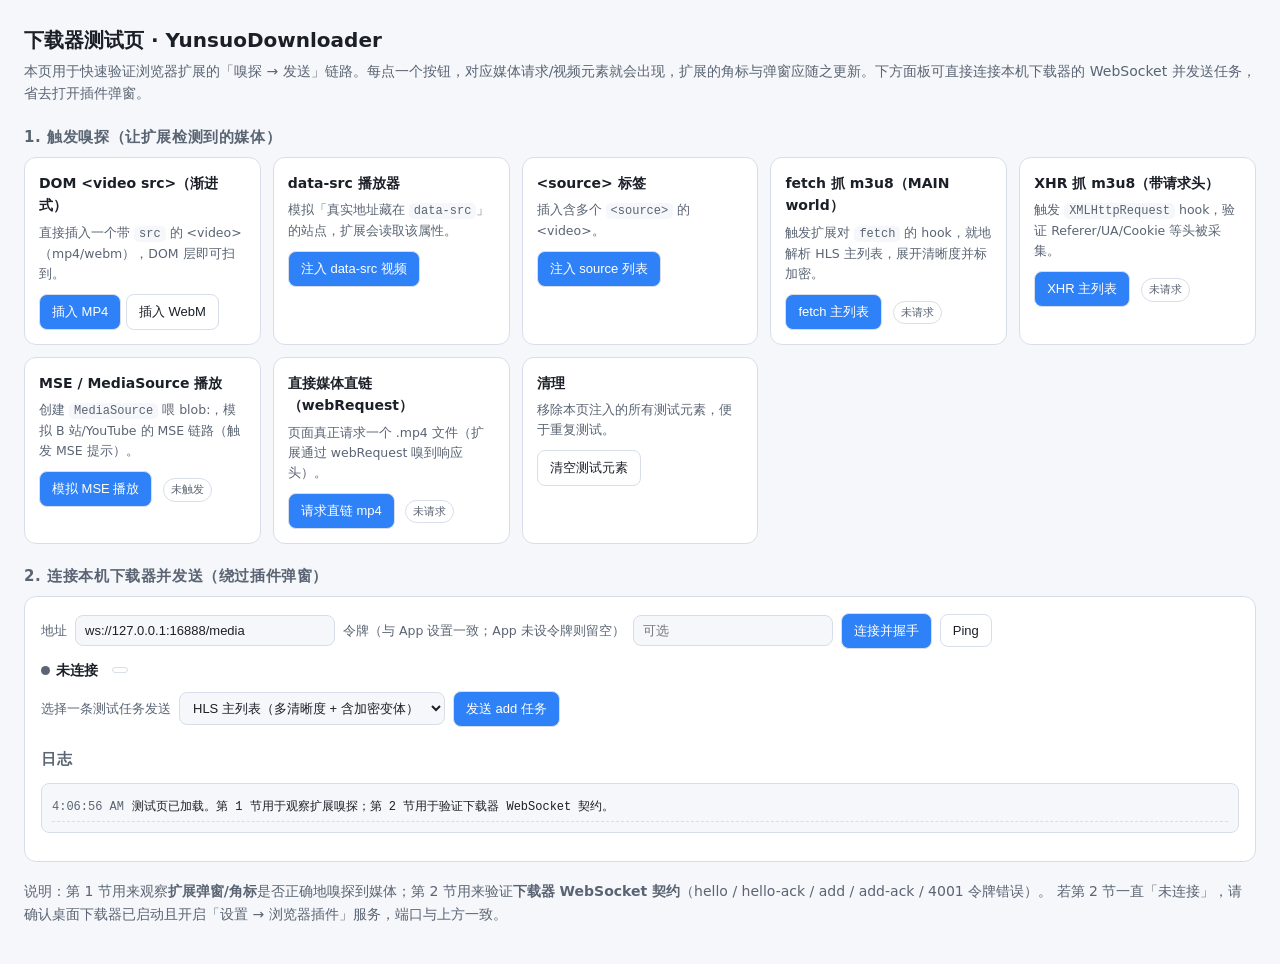
<file: test-page/index.html>
<!DOCTYPE html>
<html lang="zh-CN">
<head>
<meta charset="utf-8" />
<meta property="og:title" content="YunsuoDownloader 测试视频" />
<meta property="og:image" content="https://placehold.co/640x360/teal/white?text=Cover" />
<meta property="og:video:duration" content="240" />
<meta property="og:video:type" content="video/mp4" />
<title>下载器测试页 — YunsuoDownloader</title>
<style>
  :root {
    --bg: #0f1115; --panel: #171a21; --line: #283040; --fg: #e6e9ef;
    --muted: #9aa3b2; --accent: #2f81f7; --ok: #3fb950; --warn: #d29922; --err: #f85149;
  }
  @media (prefers-color-scheme: light) {
    :root { --bg:#f5f7fa; --panel:#ffffff; --line:#d8dee9; --fg:#1b1f27; --muted:#5a6473; }
  }
  * { box-sizing: border-box; }
  body { margin:0; font:14px/1.6 system-ui,"Segoe UI",Roboto,"Microsoft YaHei",sans-serif;
    background:var(--bg); color:var(--fg); padding:24px; }
  h1 { font-size:20px; margin:0 0 4px; }
  h2 { font-size:15px; margin:20px 0 8px; color:var(--muted); text-transform:uppercase; letter-spacing:.04em; }
  .sub { color:var(--muted); margin:0 0 16px; }
  .grid { display:grid; grid-template-columns:repeat(auto-fill,minmax(230px,1fr)); gap:12px; }
  .card { background:var(--panel); border:1px solid var(--line); border-radius:12px; padding:14px; }
  .card h3 { margin:0 0 6px; font-size:14px; }
  .card p { margin:0 0 10px; color:var(--muted); font-size:12.5px; }
  button { cursor:pointer; border:1px solid var(--line); background:var(--accent); color:#fff;
    padding:8px 12px; border-radius:8px; font-size:13px; }
  button.ghost { background:transparent; color:var(--fg); }
  button:active { transform:translateY(1px); }
  video { width:100%; border-radius:8px; background:#000; display:block; margin-top:6px; }
  .panel { background:var(--panel); border:1px solid var(--line); border-radius:12px; padding:16px; margin-top:8px; }
  .row { display:flex; gap:8px; flex-wrap:wrap; align-items:center; margin-bottom:10px; }
  input, select { background:var(--bg); color:var(--fg); border:1px solid var(--line);
    border-radius:8px; padding:7px 9px; font-size:13px; }
  label { color:var(--muted); font-size:12.5px; }
  .status { font-weight:600; }
  .dot { display:inline-block; width:9px; height:9px; border-radius:50%; margin-right:6px; vertical-align:middle; }
  .dot.off { background:var(--muted); } .dot.connect { background:var(--warn); }
  .dot.on { background:var(--ok); } .dot.err { background:var(--err); }
  pre { background:var(--bg); border:1px solid var(--line); border-radius:8px; padding:10px;
    max-height:240px; overflow:auto; font-size:12px; white-space:pre-wrap; word-break:break-all; }
  .logline { border-bottom:1px dashed var(--line); padding:4px 0; }
  .logline .t { color:var(--muted); margin-right:8px; }
  code { background:var(--bg); padding:1px 5px; border-radius:5px; font-size:12px; }
  .pill { display:inline-block; font-size:11px; padding:2px 7px; border-radius:999px;
    border:1px solid var(--line); color:var(--muted); margin-left:6px; }
  a { color:var(--accent); }
</style>
</head>
<body>
<h1>下载器测试页 · YunsuoDownloader</h1>
<p class="sub">本页用于快速验证浏览器扩展的「嗅探 → 发送」链路。每点一个按钮，对应媒体请求/视频元素就会出现，扩展的角标与弹窗应随之更新。下方面板可直接连接本机下载器的 WebSocket 并发送任务，省去打开插件弹窗。</p>

<h2>1. 触发嗅探（让扩展检测到的媒体）</h2>
<div class="grid">
  <div class="card">
    <h3>DOM &lt;video src&gt;（渐进式）</h3>
    <p>直接插入一个带 <code>src</code> 的 &lt;video&gt;（mp4/webm），DOM 层即可扫到。</p>
    <button id="btnDomMp4">插入 MP4</button>
    <button class="ghost" id="btnDomWebm">插入 WebM</button>
    <div id="domSlot"></div>
  </div>

  <div class="card">
    <h3>data-src 播放器</h3>
    <p>模拟「真实地址藏在 <code>data-src</code>」的站点，扩展会读取该属性。</p>
    <button id="btnDataSrc">注入 data-src 视频</button>
    <div id="dataSrcSlot"></div>
  </div>

  <div class="card">
    <h3>&lt;source&gt; 标签</h3>
    <p>插入含多个 <code>&lt;source&gt;</code> 的 &lt;video&gt;。</p>
    <button id="btnSource">注入 source 列表</button>
    <div id="sourceSlot"></div>
  </div>

  <div class="card">
    <h3>fetch 抓 m3u8（MAIN world）</h3>
    <p>触发扩展对 <code>fetch</code> 的 hook，就地解析 HLS 主列表，展开清晰度并标加密。</p>
    <button id="btnFetchM3u8">fetch 主列表</button>
    <div id="fetchSlot" class="pill">未请求</div>
  </div>

  <div class="card">
    <h3>XHR 抓 m3u8（带请求头）</h3>
    <p>触发 <code>XMLHttpRequest</code> hook，验证 Referer/UA/Cookie 等头被采集。</p>
    <button id="btnXhrM3u8">XHR 主列表</button>
    <div id="xhrSlot" class="pill">未请求</div>
  </div>

  <div class="card">
    <h3>MSE / MediaSource 播放</h3>
    <p>创建 <code>MediaSource</code> 喂 blob:，模拟 B 站/YouTube 的 MSE 链路（触发 MSE 提示）。</p>
    <button id="btnMse">模拟 MSE 播放</button>
    <div id="mseSlot" class="pill">未触发</div>
  </div>

  <div class="card">
    <h3>直接媒体直链（webRequest）</h3>
    <p>页面真正请求一个 .mp4 文件（扩展通过 webRequest 嗅到响应头）。</p>
    <button id="btnDirect">请求直链 mp4</button>
    <div id="directSlot" class="pill">未请求</div>
  </div>

  <div class="card">
    <h3>清理</h3>
    <p>移除本页注入的所有测试元素，便于重复测试。</p>
    <button class="ghost" id="btnClear">清空测试元素</button>
  </div>
</div>

<h2>2. 连接本机下载器并发送（绕过插件弹窗）</h2>
<div class="panel">
  <div class="row">
    <label>地址</label>
    <input id="wsUrl" value="ws://127.0.0.1:16888/media" style="width:260px" />
    <label>令牌（与 App 设置一致；App 未设令牌则留空）</label>
    <input id="wsToken" placeholder="可选" style="width:200px" />
    <button id="btnConnect">连接并握手</button>
    <button class="ghost" id="btnPing">Ping</button>
  </div>
  <div class="row">
    <span class="status"><span id="wsDot" class="dot off"></span><span id="wsState">未连接</span></span>
    <span id="wsExtra" class="pill"></span>
  </div>
  <div class="row">
    <label>选择一条测试任务发送</label>
    <select id="taskSel">
      <option value="hls">HLS 主列表（多清晰度 + 含加密变体）</option>
      <option value="hls-enc">HLS 仅加密变体</option>
      <option value="mp4">MP4 渐进式</option>
      <option value="webm">WebM</option>
      <option value="mp3">MP3 音频</option>
    </select>
    <button id="btnSend">发送 add 任务</button>
  </div>
  <h2>日志</h2>
  <pre id="wsLog"></pre>
</div>

<p class="sub" style="margin-top:18px">
  说明：第 1 节用来观察<strong>扩展弹窗/角标</strong>是否正确地嗅探到媒体；第 2 节用来验证<strong>下载器 WebSocket 契约</strong>（hello / hello-ack / add / add-ack / 4001 令牌错误）。
  若第 2 节一直「未连接」，请确认桌面下载器已启动且开启「设置 → 浏览器插件」服务，端口与上方一致。
</p>

<script>
(function () {
  'use strict';
  const BASE = location.origin + '/media/';
  const $ = (id) => document.getElementById(id);

  function log(where, msg, level) {
    const el = $(where);
    const line = document.createElement('div');
    line.className = 'logline';
    const t = document.createElement('span');
    t.className = 't';
    t.textContent = new Date().toLocaleTimeString();
    const c = document.createElement('span');
    c.textContent = msg;
    if (level === 'ok') c.style.color = 'var(--ok)';
    if (level === 'err') c.style.color = 'var(--err)';
    if (level === 'warn') c.style.color = 'var(--warn)';
    line.appendChild(t); line.appendChild(c);
    el.appendChild(line);
    el.scrollTop = el.scrollHeight;
  }

  // ---------- 1. DOM / 网络嗅探触发 ----------
  $('btnDomMp4').onclick = () => {
    const v = document.createElement('video');
    v.src = BASE + 'sample.mp4'; v.controls = true; v.muted = true;
    $('domSlot').appendChild(v);
    log('fetchSlot', '已插入 MP4 <video src>（DOM 层应捕获）', 'ok');
  };
  $('btnDomWebm').onclick = () => {
    const v = document.createElement('video');
    v.src = BASE + 'sample.webm'; v.controls = true; v.muted = true;
    $('domSlot').appendChild(v);
    log('fetchSlot', '已插入 WebM <video src>', 'ok');
  };
  $('btnDataSrc').onclick = () => {
    const v = document.createElement('video');
    v.setAttribute('data-src', BASE + 'hls_master.m3u8'); v.controls = true; v.muted = true;
    v.poster = 'https://placehold.co/320x180/purple/white?text=Poster';
    $('dataSrcSlot').appendChild(v);
    log('fetchSlot', '已注入 data-src 视频（扩展读取 data-src 属性）', 'ok');
  };
  $('btnSource').onclick = () => {
    const v = document.createElement('video');
    v.controls = true; v.muted = true;
    [['sample.mp4','video/mp4'], ['sample.webm','video/webm']].forEach(([u,m]) => {
      const s = document.createElement('source'); s.src = BASE + u; s.type = m; v.appendChild(s);
    });
    $('sourceSlot').appendChild(v);
    log('fetchSlot', '已注入 <source> 列表', 'ok');
  };

  // 这些 fetch/XHR 走真实网络，会被扩展的 MAIN world hook 捕获并就地解析
  $('btnFetchM3u8').onclick = async () => {
    try {
      const r = await fetch(BASE + 'hls_master.m3u8', { headers: { 'X-Test': 'fetch-hook' } });
      const t = await r.text();
      $('fetchSlot').textContent = '已 fetch ' + r.status + ' 字节=' + t.length;
      log('fetchSlot', 'fetch 主列表成功，扩展应解析出 3 清晰度（含 1 个加密变体）', 'ok');
    } catch (e) { log('fetchSlot', 'fetch 失败: ' + e, 'err'); }
  };
  $('btnXhrM3u8').onclick = () => {
    const x = new XMLHttpRequest();
    x.open('GET', BASE + 'hls_master.m3u8');
    x.setRequestHeader('Referer', location.href);
    x.setRequestHeader('User-Agent', navigator.userAgent);
    x.setRequestHeader('Cookie', 'test_session=abc123');
    x.onloadend = () => {
      $('xhrSlot').textContent = 'XHR 完成 ' + x.status;
      log('xhrSlot', 'XHR 主列表完成，扩展应采集到 Referer/UA/Cookie 头', 'ok');
    };
    x.onerror = () => log('xhrSlot', 'XHR 出错', 'err');
    x.send();
  };

  $('btnMse').onclick = () => {
    if (typeof MediaSource === 'undefined') { log('mseSlot', '当前环境不支持 MediaSource', 'warn'); return; }
    try {
      const ms = new MediaSource();
      const url = URL.createObjectURL(ms);
      const v = document.createElement('video');
      v.src = url; v.controls = true; v.muted = true;
      ms.addEventListener('sourceopen', () => {
        try { ms.addSourceBuffer('video/mp4; codecs="avc1.64001f"'); } catch (e) {}
      });
      $('mseSlot').textContent = '已创建 MSE（blob:）';
      $('mseSlot').parentNode.insertBefore(v, $('mseSlot'));
      log('mseSlot', '已触发 MediaSource，扩展会标记 MSE/blob: 播放', 'ok');
    } catch (e) { log('mseSlot', 'MSE 触发失败: ' + e, 'err'); }
  };

  $('btnDirect').onclick = () => {
    const img = new Image();
    // 用 fetch 真正拉取一个 mp4，确保 webRequest 能嗅到响应头
    fetch(BASE + 'sample.mp4').then(() => {
      $('directSlot').textContent = '已请求直链 mp4';
      log('directSlot', '直链 mp4 已请求，扩展 webRequest 层应嗅到 video/mp4', 'ok');
    }).catch(e => log('directSlot', '直链请求失败: ' + e, 'err'));
  };

  $('btnClear').onclick = () => {
    ['domSlot','dataSrcSlot','sourceSlot','mseSlot'].forEach(id => $(id).innerHTML = '');
    $('fetchSlot').textContent = '未请求';
    $('xhrSlot').textContent = '未请求';
    $('directSlot').textContent = '未请求';
    $('mseSlot').textContent = '未触发';
    log('fetchSlot', '已清空测试元素', 'warn');
  };

  // ---------- 2. 本机下载器 WebSocket 面板 ----------
  let ws = null;
  let appVersion = '', downloadDir = '';

  function setWs(state, extra) {
    const dot = $('wsDot'), st = $('wsState');
    dot.className = 'dot ' + (state === 'connected' ? 'on' : state === 'connecting' ? 'connect' : state === 'error' ? 'err' : 'off');
    const map = { off:'未连接', connecting:'连接中…', connected:'已连接', error:'连接错误', token:'令牌错误(4001)' };
    st.textContent = map[state] || state;
    $('wsExtra').textContent = extra || '';
  }

  function buildTask(kind) {
    const base = { url:'', kind:'', title:'测试-' + kind, filename:'test_' + kind,
      referer: location.href, userAgent: navigator.userAgent, cookies:'',
      headers:{ Referer: location.href, 'User-Agent': navigator.userAgent }, duration:240,
      thumbnail:'https://placehold.co/640x360/teal/white?text=Cover', site:'other',
      isHls:false, encrypted:false };
    if (kind === 'hls') {
      return Object.assign(base, { url: BASE + 'hls_master.m3u8', kind:'hls', isHls:true,
        quality:'主列表(3清晰度/含加密)', site:'other' });
    }
    if (kind === 'hls-enc') {
      return Object.assign(base, { url: BASE + 'hls_enc.m3u8', kind:'hls', isHls:true,
        quality:'360P', encrypted:true, site:'other' });
    }
    if (kind === 'mp4') {
      return Object.assign(base, { url: BASE + 'sample.mp4', kind:'video', quality:'', site:'other' });
    }
    if (kind === 'webm') {
      return Object.assign(base, { url: BASE + 'sample.webm', kind:'video', quality:'', site:'other' });
    }
    if (kind === 'mp3') {
      return Object.assign(base, { url: BASE + 'sample.mp3', kind:'file', quality:'', site:'other' });
    }
    return base;
  }

  $('btnConnect').onclick = () => {
    if (ws) { try { ws.close(); } catch(e){} ws = null; }
    const url = $('wsUrl').value.trim();
    setWs('connecting');
    log('wsLog', '正在连接 ' + url, 'warn');
    try { ws = new WebSocket(url); } catch (e) { setWs('error'); log('wsLog','创建失败: '+e,'err'); return; }

    ws.onopen = () => {
      // 服务端先回 welcome，再发 hello（与扩展一致）
      const hello = { type:'hello', client:'browser-extension', version:'1.0.0',
        browser:'chrome', token: $('wsToken').value.trim() };
      ws.send(JSON.stringify(hello));
      log('wsLog', '已发送 hello：' + JSON.stringify(hello), 'ok');
      setWs('connecting', '已发 hello');
    };
    ws.onmessage = (ev) => {
      let msg; try { msg = JSON.parse(ev.data); } catch(e){ log('wsLog','收到非 JSON: '+ev.data,'warn'); return; }
      log('wsLog', '← ' + ev.data);
      if (msg.type === 'welcome') { setWs('connecting', '收到 welcome'); }
      else if (msg.type === 'hello-ack') {
        appVersion = msg.appVersion || ''; downloadDir = msg.downloadDir || '';
        setWs('connected', 'v' + appVersion + ' · ' + downloadDir);
        log('wsLog', '握手成功：App v' + appVersion + '，下载目录 ' + downloadDir, 'ok');
      }
      else if (msg.type === 'add-ack') {
        log('wsLog', '任务回执：accepted=' + msg.accepted + ' rejected=' + msg.rejected + ' (' + msg.message + ')',
          msg.accepted > 0 ? 'ok' : 'warn');
      }
      else if (msg.type === 'pong') { log('wsLog', '收到 pong', 'ok'); }
      else if (msg.type === 'notify') { log('wsLog', '通知[' + msg.level + '] ' + msg.message, 'ok'); }
      else if (msg.type === 'config') { downloadDir = msg.downloadDir || downloadDir; setWs('connected','v'+appVersion+' · '+downloadDir); }
      else if (msg.type === 'error') { log('wsLog', '错误：' + msg.message, 'err'); }
    };
    ws.onerror = () => { setWs('error'); log('wsLog', 'WebSocket 错误（详见控制台）', 'err'); };
    ws.onclose = (e) => {
      if (e.code === 4001) { setWs('token', '关闭码 4001'); log('wsLog', '连接被关闭：令牌错误（4001）', 'err'); }
      else { setWs('off', 'code ' + e.code); log('wsLog', '连接关闭 code=' + e.code + ' reason=' + (e.reason||''), 'warn'); }
    };
  };

  $('btnPing').onclick = () => {
    if (!ws || ws.readyState !== 1) { log('wsLog', '未连接，无法 Ping', 'warn'); return; }
    ws.send(JSON.stringify({ type:'ping' }));
    log('wsLog', '→ ping');
  };

  $('btnSend').onclick = () => {
    if (!ws || ws.readyState !== 1) { log('wsLog', '请先连接下载器', 'warn'); return; }
    const t = buildTask($('taskSel').value);
    const payload = { type:'add', tasks:[t] };
    ws.send(JSON.stringify(payload));
    log('wsLog', '→ add：' + t.kind + ' ' + t.url, 'ok');
  };

  log('wsLog', '测试页已加载。第 1 节用于观察扩展嗅探；第 2 节用于验证下载器 WebSocket 契约。');
})();
</script>
</body>
</html>
</file>
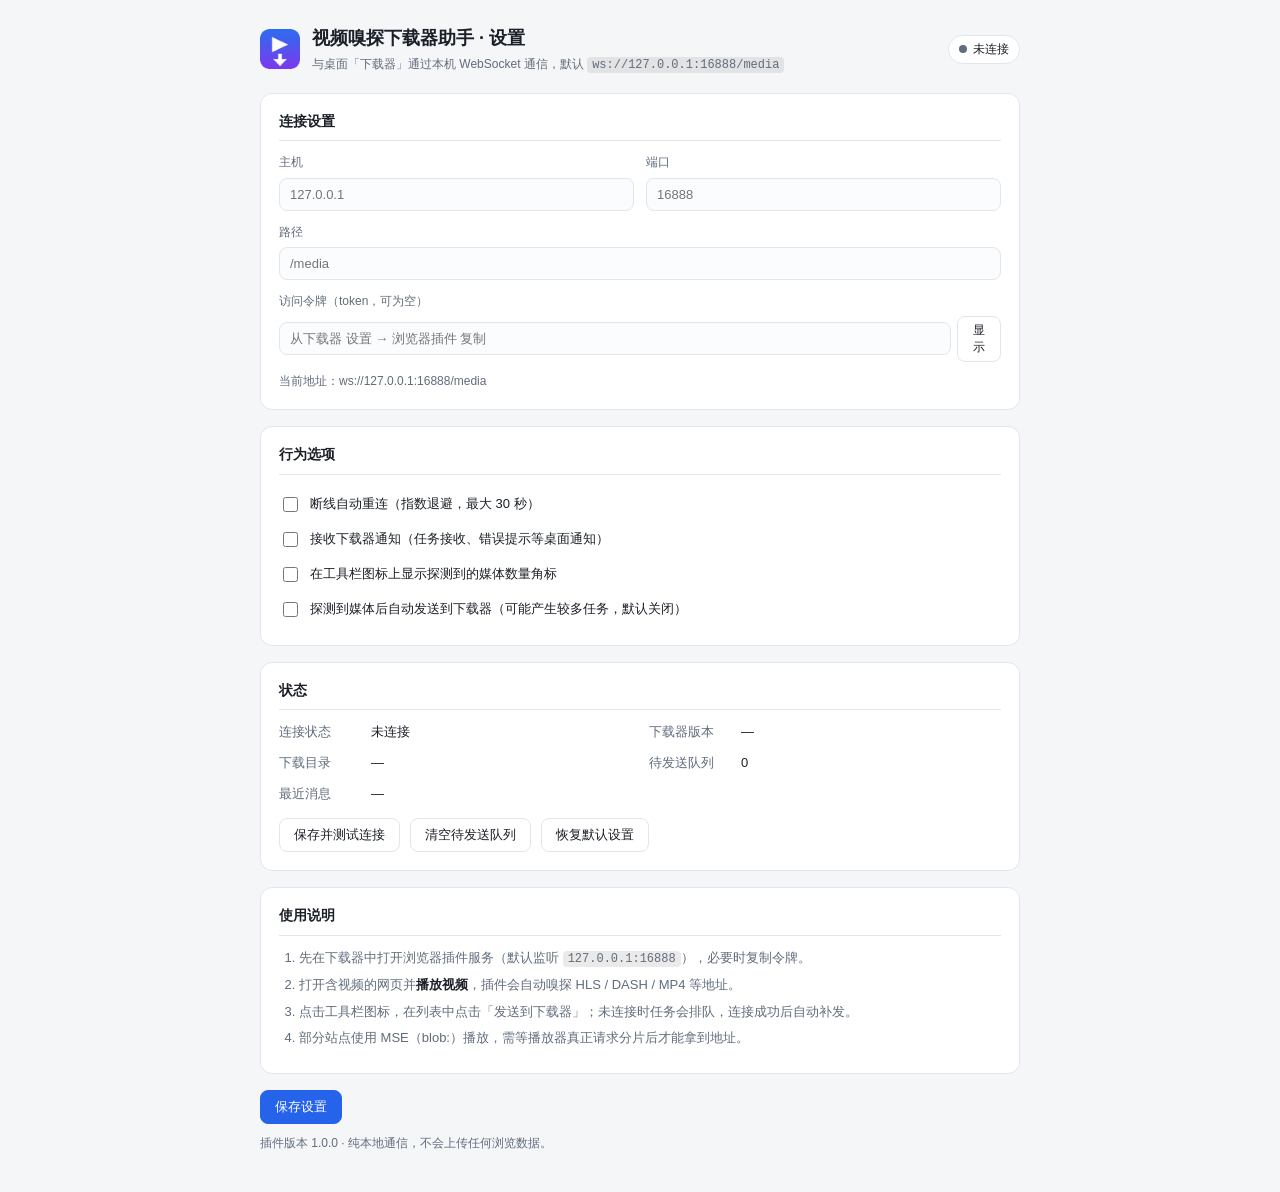
<file: extension/options/options.html>
<!DOCTYPE html>
<html lang="zh-CN">
<head>
  <meta charset="utf-8">
  <meta name="viewport" content="width=device-width, initial-scale=1">
  <title>视频嗅探下载器助手 · 设置</title>
  <link rel="stylesheet" href="options.css">
</head>
<body>
  <div class="page">
    <header class="head">
      <div class="head-left">
        <img src="../icons/icon48.png" alt="" class="logo">
        <div>
          <h1>视频嗅探下载器助手 · 设置</h1>
          <p class="sub">与桌面「下载器」通过本机 WebSocket 通信，默认 <code>ws://127.0.0.1:16888/media</code></p>
        </div>
      </div>
      <div id="connBadge" class="conn conn--idle"><span class="dot"></span><span id="connText">未连接</span></div>
    </header>

    <div id="tokenBanner" class="banner banner--error hidden">
      令牌不匹配：请在下载器 <b>设置 → 浏览器插件</b> 中复制令牌，粘贴到下面的「访问令牌」并保存。
    </div>

    <section class="card">
      <h2>连接设置</h2>
      <div class="grid">
        <label class="field">
          <span>主机</span>
          <input type="text" id="host" placeholder="127.0.0.1" autocomplete="off" spellcheck="false">
        </label>
        <label class="field">
          <span>端口</span>
          <input type="number" id="port" min="1" max="65535" step="1" placeholder="16888">
        </label>
        <label class="field field--wide">
          <span>路径</span>
          <input type="text" id="path" placeholder="/media" autocomplete="off" spellcheck="false">
        </label>
        <label class="field field--wide">
          <span>访问令牌（token，可为空）</span>
          <span class="input-row">
            <input type="password" id="token" placeholder="从下载器 设置 → 浏览器插件 复制" autocomplete="off" spellcheck="false">
            <button type="button" id="btnToggleToken" class="btn btn--tiny">显示</button>
          </span>
        </label>
      </div>
      <p class="hint" id="wsPreview">当前地址：ws://127.0.0.1:16888/media</p>
    </section>

    <section class="card">
      <h2>行为选项</h2>
      <label class="switch">
        <input type="checkbox" id="autoReconnect">
        <span>断线自动重连（指数退避，最大 30 秒）</span>
      </label>
      <label class="switch">
        <input type="checkbox" id="notify">
        <span>接收下载器通知（任务接收、错误提示等桌面通知）</span>
      </label>
      <label class="switch">
        <input type="checkbox" id="showBadge">
        <span>在工具栏图标上显示探测到的媒体数量角标</span>
      </label>
      <label class="switch">
        <input type="checkbox" id="autoSend">
        <span>探测到媒体后自动发送到下载器（可能产生较多任务，默认关闭）</span>
      </label>
    </section>

    <section class="card">
      <h2>状态</h2>
      <div class="status-grid">
        <div><span class="k">连接状态</span><span class="v" id="statConn">未连接</span></div>
        <div><span class="k">下载器版本</span><span class="v" id="statAppVersion">—</span></div>
        <div><span class="k">下载目录</span><span class="v" id="statDir">—</span></div>
        <div><span class="k">待发送队列</span><span class="v" id="statPending">0</span></div>
        <div><span class="k">最近消息</span><span class="v" id="statMessage">—</span></div>
      </div>
      <div class="actions">
        <button id="btnTest" class="btn">保存并测试连接</button>
        <button id="btnClearPending" class="btn btn--ghost">清空待发送队列</button>
        <button id="btnReset" class="btn btn--ghost">恢复默认设置</button>
      </div>
    </section>

    <section class="card">
      <h2>使用说明</h2>
      <ol class="tips">
        <li>先在下载器中打开浏览器插件服务（默认监听 <code>127.0.0.1:16888</code>），必要时复制令牌。</li>
        <li>打开含视频的网页并<b>播放视频</b>，插件会自动嗅探 HLS / DASH / MP4 等地址。</li>
        <li>点击工具栏图标，在列表中点击「发送到下载器」；未连接时任务会排队，连接成功后自动补发。</li>
        <li>部分站点使用 MSE（blob:）播放，需等播放器真正请求分片后才能拿到地址。</li>
      </ol>
    </section>

    <footer class="foot">
      <div class="actions">
        <button id="btnSave" class="btn btn--primary">保存设置</button>
        <span id="saveHint" class="hint"></span>
      </div>
      <p class="hint">插件版本 1.0.0 · 纯本地通信，不会上传任何浏览数据。</p>
    </footer>
  </div>
  <script src="options.js"></script>
</body>
</html>
</file>
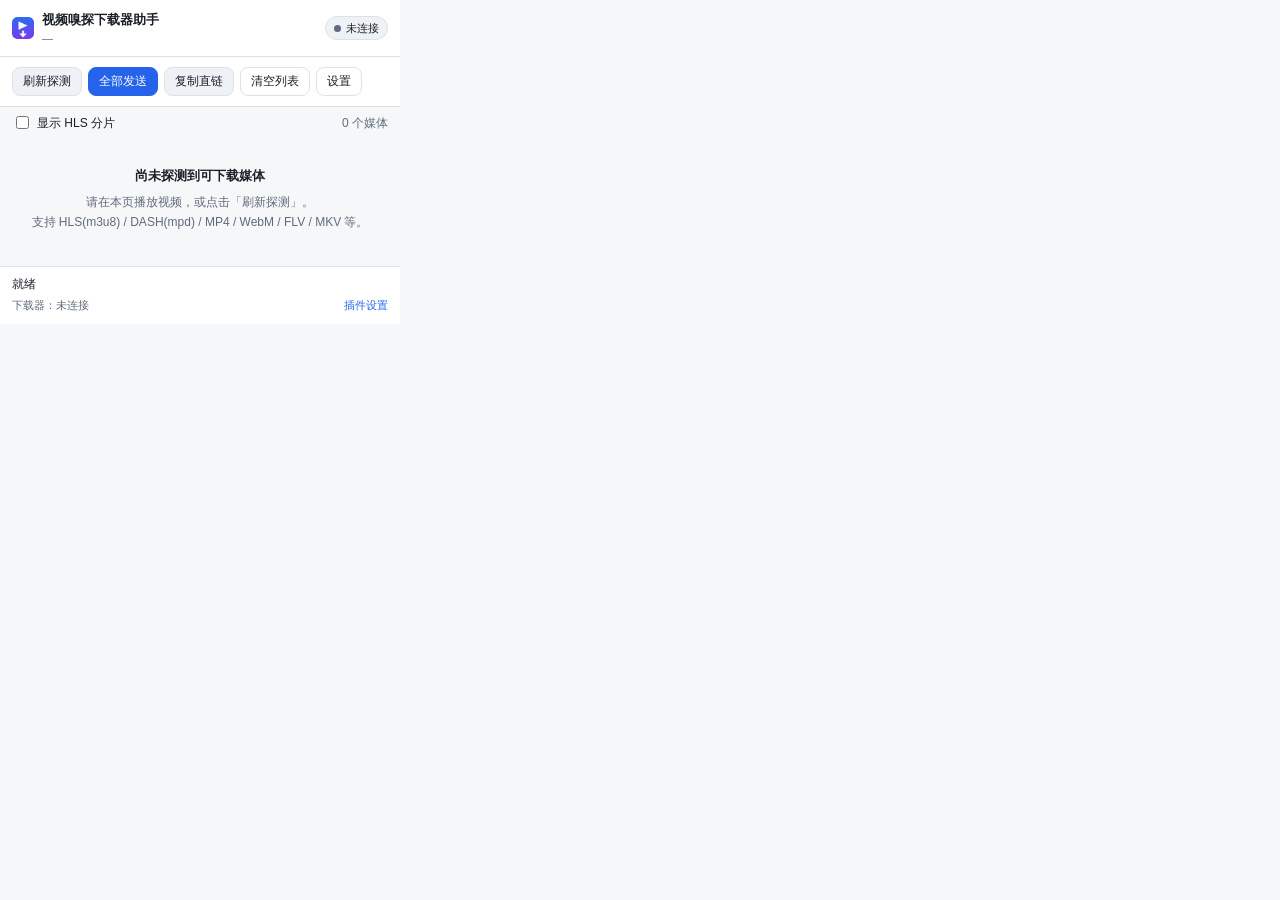
<file: extension/popup/popup.html>
<!DOCTYPE html>
<html lang="zh-CN">
<head>
  <meta charset="utf-8">
  <meta name="viewport" content="width=device-width, initial-scale=1">
  <title>视频嗅探下载器助手</title>
  <link rel="stylesheet" href="popup.css">
</head>
<body>
  <header class="app-header">
    <div class="brand">
      <img src="../icons/icon32.png" alt="" class="brand-icon">
      <div class="brand-text">
        <strong>视频嗅探下载器助手</strong>
        <span id="tabHost" class="muted">—</span>
      </div>
    </div>
    <div id="connBadge" class="conn conn--idle" title="与桌面下载器的连接状态">
      <span class="dot"></span><span id="connText">未连接</span>
    </div>
  </header>

  <!-- 令牌不匹配提示 -->
  <div id="tokenBanner" class="banner banner--error hidden">
    <span>令牌不匹配，请在下载器 <b>设置 → 浏览器插件</b> 中复制令牌，粘贴到插件设置页。</span>
    <div class="banner-actions">
      <button id="btnOpenOptions" class="btn btn--tiny">打开设置</button>
      <button id="btnRetryConnect" class="btn btn--tiny">重试连接</button>
    </div>
  </div>

  <!-- 排队提示 -->
  <div id="queueBanner" class="banner banner--warn hidden">
    <span id="queueText">有任务排队等待发送</span>
  </div>

  <nav class="toolbar">
    <button id="btnRescan" class="btn" title="重新扫描当前页面">刷新探测</button>
    <button id="btnSendAll" class="btn btn--primary" title="发送列表中全部媒体">全部发送</button>
    <button id="btnCopyAll" class="btn" title="复制全部直链">复制直链</button>
    <button id="btnClear" class="btn btn--ghost" title="清空当前标签页列表">清空列表</button>
    <button id="btnOptions" class="btn btn--ghost" title="打开插件设置">设置</button>
  </nav>

  <div class="meta-row">
    <label class="chk">
      <input type="checkbox" id="showFragments">
      <span>显示 HLS 分片</span>
    </label>
    <span id="countText" class="muted">0 个媒体</span>
  </div>

  <main id="list" class="list">
    <div id="emptyState" class="empty">
      <p class="empty-title">尚未探测到可下载媒体</p>
      <p class="empty-hint">请在本页播放视频，或点击「刷新探测」。<br>支持 HLS(m3u8) / DASH(mpd) / MP4 / WebM / FLV / MKV 等。</p>
    </div>
  </main>

  <footer class="app-footer">
    <div id="statusText" class="status">就绪</div>
    <div class="footer-info">
      <span id="appInfo" class="muted">下载器：未连接</span>
      <a href="#" id="linkOptions" class="link">插件设置</a>
    </div>
  </footer>

  <script src="popup.js"></script>
</body>
</html>
</file>
<file: extension/options/options.css>
/*
 * options.css —— 设置页样式（深/浅色自适应，纯原生 CSS）。
 */

:root {
  --bg: #f5f6f8;
  --card: #ffffff;
  --border: #e2e6ec;
  --text: #1b1f27;
  --text-dim: #616c7c;
  --accent: #2563eb;
  --accent-strong: #1d4ed8;
  --success: #16a34a;
  --warn: #d97706;
  --error: #dc2626;
  --field: #fbfcfd;
}

@media (prefers-color-scheme: dark) {
  :root {
    --bg: #14161b;
    --card: #1b1e26;
    --border: #2c313c;
    --text: #e8eaf0;
    --text-dim: #9aa2b1;
    --accent: #3b82f6;
    --accent-strong: #2563eb;
    --success: #22c55e;
    --warn: #f59e0b;
    --error: #ef4444;
    --field: #14161b;
  }
}

* { box-sizing: border-box; }

body {
  margin: 0;
  padding: 24px 16px 40px;
  background: var(--bg);
  color: var(--text);
  font: 14px/1.6 -apple-system, BlinkMacSystemFont, "Segoe UI", "Microsoft YaHei", "PingFang SC", sans-serif;
}

.page { max-width: 760px; margin: 0 auto; }

.head {
  display: flex;
  align-items: center;
  justify-content: space-between;
  gap: 16px;
  margin-bottom: 18px;
  flex-wrap: wrap;
}

.head-left { display: flex; align-items: center; gap: 12px; }
.logo { width: 40px; height: 40px; border-radius: 9px; }
h1 { font-size: 18px; margin: 0; }
.sub { margin: 2px 0 0; font-size: 12px; color: var(--text-dim); }

code {
  font-family: ui-monospace, SFMono-Regular, Consolas, monospace;
  font-size: 12px;
  background: rgba(127, 127, 127, 0.16);
  padding: 1px 5px;
  border-radius: 4px;
}

.conn {
  display: inline-flex;
  align-items: center;
  gap: 6px;
  padding: 4px 10px;
  border-radius: 999px;
  font-size: 12px;
  border: 1px solid var(--border);
  background: var(--card);
}

.conn .dot { width: 8px; height: 8px; border-radius: 50%; background: var(--text-dim); }
.conn--ok { color: var(--success); }
.conn--ok .dot { background: var(--success); }
.conn--pending { color: var(--warn); }
.conn--pending .dot { background: var(--warn); }
.conn--error { color: var(--error); }
.conn--error .dot { background: var(--error); }

.banner {
  padding: 10px 14px;
  border-radius: 10px;
  font-size: 13px;
  margin-bottom: 14px;
}
.banner--error { background: rgba(220, 38, 38, 0.12); border: 1px solid rgba(220, 38, 38, 0.35); color: var(--error); }
.hidden { display: none !important; }

.card {
  background: var(--card);
  border: 1px solid var(--border);
  border-radius: 12px;
  padding: 16px 18px 18px;
  margin-bottom: 16px;
}

.card h2 {
  font-size: 14px;
  margin: 0 0 12px;
  padding-bottom: 8px;
  border-bottom: 1px solid var(--border);
}

.grid {
  display: grid;
  grid-template-columns: repeat(2, minmax(0, 1fr));
  gap: 12px;
}

.field { display: flex; flex-direction: column; gap: 5px; font-size: 12px; color: var(--text-dim); }
.field--wide { grid-column: 1 / -1; }

input[type="text"],
input[type="number"],
input[type="password"] {
  width: 100%;
  padding: 8px 10px;
  border-radius: 8px;
  border: 1px solid var(--border);
  background: var(--field);
  color: var(--text);
  font-size: 13px;
  outline: none;
}

input[type="text"]:focus,
input[type="number"]:focus,
input[type="password"]:focus { border-color: var(--accent); }

.input-row { display: flex; gap: 6px; align-items: center; }

.switch {
  display: flex;
  align-items: flex-start;
  gap: 9px;
  padding: 7px 0;
  font-size: 13px;
  color: var(--text);
  cursor: pointer;
}

.switch input { margin-top: 3px; accent-color: var(--accent); width: 15px; height: 15px; }

.hint { font-size: 12px; color: var(--text-dim); margin: 10px 0 0; }

.status-grid {
  display: grid;
  grid-template-columns: repeat(2, minmax(0, 1fr));
  gap: 10px 18px;
  font-size: 13px;
}

.status-grid > div { display: flex; gap: 8px; min-width: 0; }
.status-grid .k { color: var(--text-dim); flex: 0 0 84px; }
.status-grid .v { flex: 1 1 auto; min-width: 0; word-break: break-all; }

.actions { display: flex; align-items: center; gap: 10px; flex-wrap: wrap; margin-top: 14px; }

.btn {
  appearance: none;
  border: 1px solid var(--border);
  background: var(--card);
  color: var(--text);
  font-size: 13px;
  padding: 7px 14px;
  border-radius: 8px;
  cursor: pointer;
  transition: background 0.15s ease, border-color 0.15s ease;
}

.btn:hover { border-color: var(--accent); }
.btn:disabled { opacity: 0.55; cursor: not-allowed; }
.btn--primary { background: var(--accent); border-color: var(--accent); color: #fff; }
.btn--primary:hover { background: var(--accent-strong); }
.btn--ghost { background: transparent; }
.btn--tiny { padding: 5px 10px; font-size: 12px; }

.tips { margin: 0; padding-left: 20px; font-size: 13px; color: var(--text-dim); }
.tips li { margin-bottom: 6px; }
.tips b { color: var(--text); }

.foot { margin-top: 8px; }
</file>
<file: extension/popup/popup.css>
/*
 * popup.css —— 弹窗样式。
 * 深色为主，跟随系统 prefers-color-scheme 切换浅色；
 * 全部为原生 CSS，无第三方依赖。
 */

:root {
  --bg: #14161b;
  --bg-elev: #1b1e26;
  --bg-elev-2: #22262f;
  --border: #2c313c;
  --text: #e8eaf0;
  --text-dim: #9aa2b1;
  --accent: #3b82f6;
  --accent-strong: #2563eb;
  --success: #22c55e;
  --warn: #f59e0b;
  --error: #ef4444;
  --radius: 10px;
}

@media (prefers-color-scheme: light) {
  :root {
    --bg: #f6f7f9;
    --bg-elev: #ffffff;
    --bg-elev-2: #eef1f5;
    --border: #dde2e9;
    --text: #1b1f27;
    --text-dim: #5f6b7c;
    --accent: #2563eb;
    --accent-strong: #1d4ed8;
  }
}

* { box-sizing: border-box; }

html, body {
  margin: 0;
  padding: 0;
}

body {
  width: 400px;
  max-height: 600px;
  display: flex;
  flex-direction: column;
  background: var(--bg);
  color: var(--text);
  font: 13px/1.5 -apple-system, BlinkMacSystemFont, "Segoe UI", "Microsoft YaHei", "PingFang SC", sans-serif;
}

.hidden { display: none !important; }
.muted { color: var(--text-dim); }

/* ---------- 头部 ---------- */

.app-header {
  display: flex;
  align-items: center;
  justify-content: space-between;
  gap: 8px;
  padding: 10px 12px;
  background: var(--bg-elev);
  border-bottom: 1px solid var(--border);
}

.brand { display: flex; align-items: center; gap: 8px; min-width: 0; }
.brand-icon { width: 22px; height: 22px; border-radius: 5px; }
.brand-text { display: flex; flex-direction: column; min-width: 0; }
.brand-text strong { font-size: 13px; font-weight: 600; }
.brand-text span {
  font-size: 11px;
  max-width: 190px;
  overflow: hidden;
  text-overflow: ellipsis;
  white-space: nowrap;
}

.conn {
  display: inline-flex;
  align-items: center;
  gap: 5px;
  padding: 3px 8px;
  border-radius: 999px;
  font-size: 11px;
  border: 1px solid var(--border);
  background: var(--bg-elev-2);
  white-space: nowrap;
  cursor: default;
}

.conn .dot {
  width: 7px;
  height: 7px;
  border-radius: 50%;
  background: var(--text-dim);
}

.conn--ok { color: var(--success); border-color: rgba(34, 197, 94, 0.4); }
.conn--ok .dot { background: var(--success); }
.conn--pending { color: var(--warn); border-color: rgba(245, 158, 11, 0.4); }
.conn--pending .dot { background: var(--warn); }
.conn--error { color: var(--error); border-color: rgba(239, 68, 68, 0.45); }
.conn--error .dot { background: var(--error); }

/* ---------- 提示条 ---------- */

.banner {
  display: flex;
  flex-direction: column;
  gap: 6px;
  padding: 8px 12px;
  font-size: 12px;
  background: var(--bg-elev-2);
  border-bottom: 1px solid var(--border);
}

.banner--error { color: #fecaca; background: rgba(239, 68, 68, 0.16); }
.banner--warn { color: #fde68a; background: rgba(245, 158, 11, 0.14); }
.banner-actions { display: flex; gap: 6px; }

@media (prefers-color-scheme: light) {
  .banner--error { color: #991b1b; }
  .banner--warn { color: #92400e; }
}

/* ---------- 工具栏 ---------- */

.toolbar {
  display: flex;
  flex-wrap: wrap;
  gap: 6px;
  padding: 10px 12px;
  background: var(--bg-elev);
  border-bottom: 1px solid var(--border);
}

.btn {
  appearance: none;
  border: 1px solid var(--border);
  background: var(--bg-elev-2);
  color: var(--text);
  font-size: 12px;
  padding: 5px 10px;
  border-radius: 8px;
  cursor: pointer;
  transition: background 0.15s ease, border-color 0.15s ease, transform 0.05s ease;
}

.btn:hover { border-color: var(--accent); }
.btn:active { transform: translateY(1px); }
.btn:disabled { opacity: 0.5; cursor: not-allowed; }
.btn--primary { background: var(--accent); border-color: var(--accent); color: #fff; }
.btn--primary:hover { background: var(--accent-strong); }
.btn--ghost { background: transparent; }
.btn--tiny { padding: 3px 8px; font-size: 11px; }

.meta-row {
  display: flex;
  align-items: center;
  justify-content: space-between;
  padding: 6px 12px;
  font-size: 12px;
}

.chk { display: inline-flex; align-items: center; gap: 5px; cursor: pointer; }
.chk input { accent-color: var(--accent); }

/* ---------- 列表 ---------- */

.list {
  flex: 1 1 auto;
  overflow-y: auto;
  padding: 4px 10px 10px;
  min-height: 90px;
}

.empty { padding: 24px 14px; text-align: center; }
.empty-title { margin: 0 0 6px; font-size: 13px; font-weight: 600; }
.empty-hint { margin: 0; font-size: 12px; color: var(--text-dim); line-height: 1.7; }

.card {
  border: 1px solid var(--border);
  background: var(--bg-elev);
  border-radius: var(--radius);
  padding: 8px 10px;
  margin-bottom: 8px;
}

.card--frag { opacity: 0.75; padding: 6px 10px; }
.card--hint { border-style: dashed; }

.card-top { display: flex; align-items: flex-start; gap: 8px; }
.card-top input[type="checkbox"] { margin-top: 3px; accent-color: var(--accent); }

.card-main { flex: 1 1 auto; min-width: 0; }
.card-title {
  font-size: 12.5px;
  font-weight: 600;
  margin: 0 0 4px;
  word-break: break-all;
  display: -webkit-box;
  -webkit-line-clamp: 2;
  -webkit-box-orient: vertical;
  overflow: hidden;
}

.tags { display: flex; flex-wrap: wrap; gap: 4px; margin-bottom: 5px; }

.tag {
  font-size: 10.5px;
  padding: 1px 6px;
  border-radius: 6px;
  border: 1px solid var(--border);
  background: var(--bg-elev-2);
  color: var(--text-dim);
  white-space: nowrap;
}

.tag--kind { color: #fff; background: var(--accent); border-color: var(--accent); }
.tag--dash { background: #7c3aed; border-color: #7c3aed; color: #fff; }
.tag--file { background: #475569; border-color: #475569; color: #fff; }
.tag--site { color: var(--text); }
.tag--warn { color: #fff; background: var(--warn); border-color: var(--warn); }
.tag--ok { color: #fff; background: var(--success); border-color: var(--success); }
/* 编码格式标签：HEVC 需要显眼一点，提醒用户可能播不了 */
.tag--codec { color: var(--text); border-color: var(--accent); }
.tag--codec-hevc { color: #fff; background: #b45309; border-color: #b45309; }
.tag--audio { color: var(--text); border-color: #0891b2; }

/* 卡片内的提示文案（HEVC 不支持提示 / 音轨独立提示） */
.card-warn,
.card-hint {
  margin: 0 0 6px;
  font-size: 11px;
  line-height: 1.5;
  padding: 4px 6px;
  border-radius: 6px;
}

.card-warn {
  color: #fde68a;
  background: rgba(180, 83, 9, 0.18);
  border: 1px solid rgba(180, 83, 9, 0.45);
}

.card-hint {
  color: var(--text-dim);
  background: var(--bg-elev-2);
  border: 1px solid var(--border);
}

@media (prefers-color-scheme: light) {
  .card-warn { color: #92400e; background: rgba(245, 158, 11, 0.12); border-color: rgba(180, 83, 9, 0.35); }
}

.url {
  font-family: ui-monospace, SFMono-Regular, Consolas, "Courier New", monospace;
  font-size: 10.5px;
  color: var(--text-dim);
  word-break: break-all;
  margin: 0 0 6px;
  max-height: 30px;
  overflow: hidden;
}

.variants {
  display: flex;
  flex-wrap: wrap;
  gap: 4px;
  margin-bottom: 6px;
}

.variant {
  font-size: 10.5px;
  padding: 1px 6px;
  border-radius: 6px;
  background: var(--bg-elev-2);
  border: 1px solid var(--border);
  color: var(--text-dim);
}

.card-actions { display: flex; flex-wrap: wrap; gap: 6px; }

.section-title {
  font-size: 11px;
  color: var(--text-dim);
  margin: 10px 2px 6px;
  display: flex;
  align-items: center;
  gap: 6px;
}

.section-title::after {
  content: "";
  flex: 1 1 auto;
  height: 1px;
  background: var(--border);
}

/* ---------- 底部 ---------- */

.app-footer {
  padding: 8px 12px 10px;
  border-top: 1px solid var(--border);
  background: var(--bg-elev);
}

.status { font-size: 12px; min-height: 18px; }
.status--ok { color: var(--success); }
.status--error { color: var(--error); }
.status--warn { color: var(--warn); }

.footer-info {
  display: flex;
  align-items: center;
  justify-content: space-between;
  gap: 8px;
  margin-top: 4px;
  font-size: 11px;
}

.footer-info .muted {
  overflow: hidden;
  text-overflow: ellipsis;
  white-space: nowrap;
  max-width: 250px;
}

.link { color: var(--accent); text-decoration: none; }
.link:hover { text-decoration: underline; }

/* 滚动条 */
.list::-webkit-scrollbar { width: 8px; }
.list::-webkit-scrollbar-thumb { background: var(--border); border-radius: 4px; }
</file>
